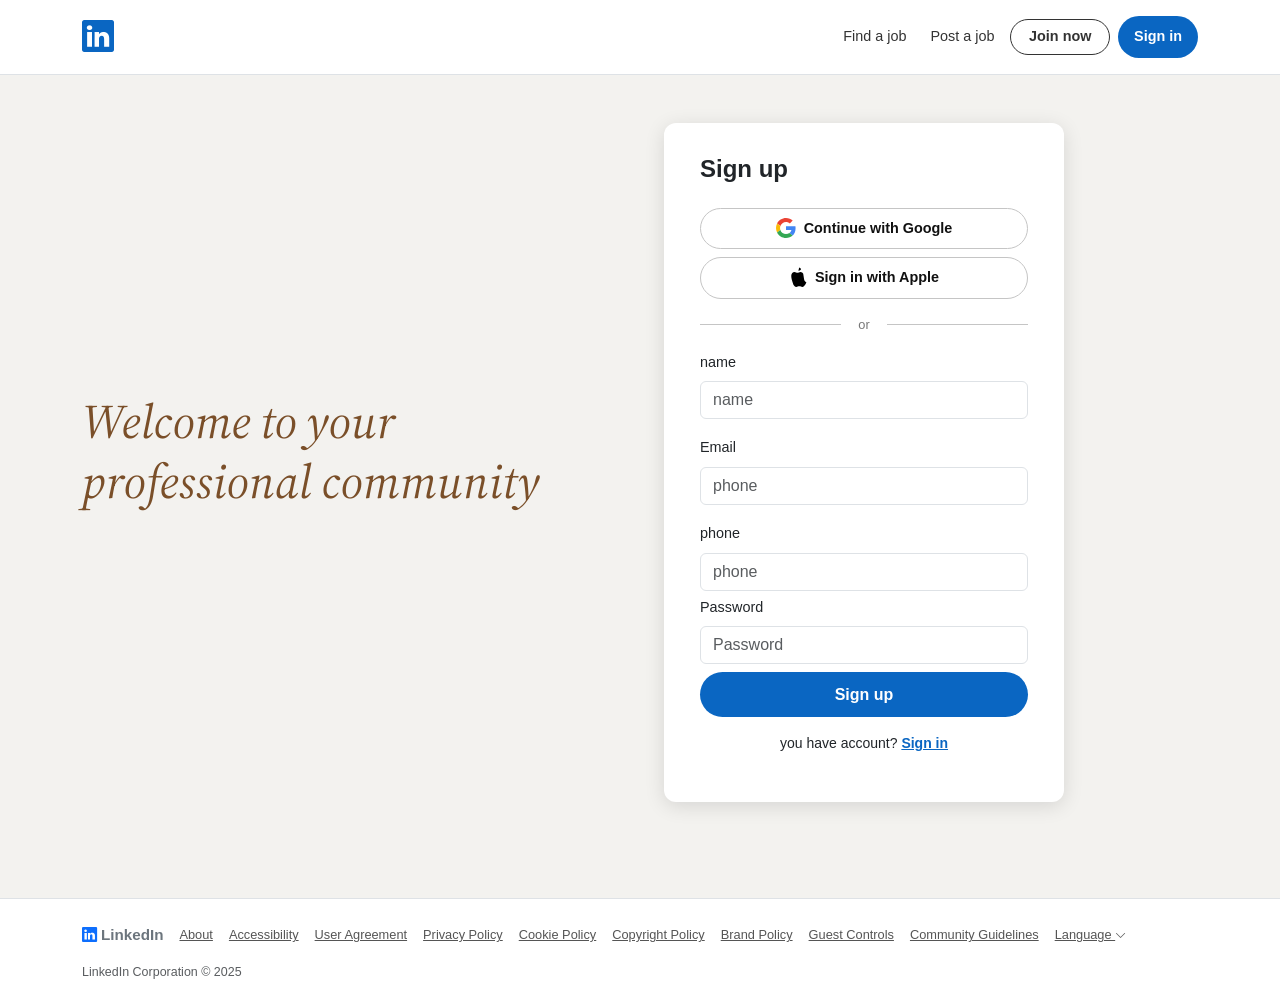
<file: index.html>
<!DOCTYPE html>
<html lang="en">

<head>
    <meta charset="UTF-8" />
    <meta name="viewport" content="width=device-width, initial-scale=1.0" />
    <title>LinkedIn – Login</title>

    <link href="https://cdn.jsdelivr.net/npm/bootstrap@5.3.3/dist/css/bootstrap.min.css" rel="stylesheet" />
    <link href="https://cdn.jsdelivr.net/npm/bootstrap-icons@1.11.3/font/bootstrap-icons.css" rel="stylesheet" />
    <link href="https://fonts.googleapis.com/css2?family=Source+Serif+4:ital,wght@0,400;0,600;1,400&display=swap"
        rel="stylesheet" />

    <link rel="stylesheet" href="./css/login.css">
</head>

<body>

    <!-- ════════════════════════ NAVBAR ════════════════════════ -->
    <nav class="li-nav navbar navbar-expand-lg bg-white border-bottom">
        <div class="container">
            <a class="navbar-brand fw-bold" href="#">
                <i class="bi bi-linkedin"></i>
            </a>

            <button class="navbar-toggler border-0 shadow-none" type="button" data-bs-toggle="collapse"
                data-bs-target="#navMenu" aria-controls="navMenu" aria-expanded="false" aria-label="Toggle navigation">
                <span class="navbar-toggler-icon"></span>
            </button>

            <div class="collapse navbar-collapse" id="navMenu">
                <ul class="navbar-nav ms-auto align-items-lg-center gap-lg-2 mt-3 mt-lg-0">
                    <li class="nav-item"><a href="#" class="nav-link">Find a job</a></li>
                    <li class="nav-item"><a href="#" class="nav-link">Post a job</a></li>
                    <li class="nav-item mt-2 mt-lg-0">
                        <a href="../index.html" class="btn btn-join fw-semibold w-100">Join now</a>
                    </li>
                    <li class="nav-item mt-2 mt-lg-0">
                        <a href="./views/login.html" class="btn btn-signin px-3 w-100" style="font-size:.9rem;">Sign
                            in</a>
                    </li>
                </ul>
            </div>
        </div>
    </nav>

    <!-- ════════════════════════ HERO ════════════════════════ -->
    <main>
        <div class="alert alert-success" style="display: none;" id="msg_success"></div>
        <div class="alert alert-danger" style="display: none;" id="error"></div>
        <div class="container py-5">
            <div class="row align-items-center g-5">

                <div class="col-lg-6 d-none d-lg-block">
                    <p class="hero-tagline mb-4">
                        Welcome to your<br>professional community
                    </p>

                </div>

                <div class="col-lg-6 d-flex justify-content-center justify-content-lg-start">
                    <div class="login-card">
                        <h1 class="mb-4">Sign up</h1>

                        <button class="btn-social w-100 mb-2">
                            <svg width="20" height="20" viewBox="0 0 48 48" xmlns="http://www.w3.org/2000/svg">
                                <path fill="#EA4335"
                                    d="M24 9.5c3.54 0 6.71 1.22 9.21 3.6l6.85-6.85C35.9 2.38 30.47 0 24 0 14.62 0 6.51 5.38 2.56 13.22l7.98 6.19C12.43 13.72 17.74 9.5 24 9.5z" />
                                <path fill="#4285F4"
                                    d="M46.98 24.55c0-1.57-.15-3.09-.38-4.55H24v9.02h12.94c-.58 2.96-2.26 5.48-4.78 7.18l7.73 6c4.51-4.18 7.09-10.36 7.09-17.65z" />
                                <path fill="#FBBC05"
                                    d="M10.53 28.59c-.48-1.45-.76-2.99-.76-4.59s.27-3.14.76-4.59l-7.98-6.19C.92 16.46 0 20.12 0 24c0 3.88.92 7.54 2.56 10.78l7.97-6.19z" />
                                <path fill="#34A853"
                                    d="M24 48c6.48 0 11.93-2.13 15.89-5.81l-7.73-6c-2.18 1.48-4.97 2.31-8.16 2.31-6.26 0-11.57-4.22-13.47-9.91l-7.98 6.19C6.51 42.62 14.62 48 24 48z" />
                                <path fill="none" d="M0 0h48v48H0z" />
                            </svg>
                            Continue with Google
                        </button>
                        <button class="btn-social w-100">
                            <svg width="18" height="22" viewBox="0 0 24 28" xmlns="http://www.w3.org/2000/svg"
                                fill="#000000">
                                <path
                                    d="M19.95 14.58c-.05 3.68 3.18 4.95 3.22 4.97-.03.1-.5 1.72-1.65 3.4-1.03 1.5-2.1 2.99-3.74 2.99-1.64 0-2.17-.98-4.04-.98-1.88 0-2.46.98-4.1.98-1.64 0-2.72-1.5-3.76-3.02C4.12 18.1 3 14.4 3 11.1c0-3.4 2.15-5.18 4.27-5.18 1.68 0 2.75 1.12 3.92 1.12 1.17 0 2.38-1.17 4.15-1.17 1.7 0 2.8 1.2 3.61 2.3z" />
                                <path
                                    d="M15.9 2.5c-.8.98-1.9 1.65-3.05 1.65-.25 0-.5-.03-.73-.08.75-.95 1.25-2.15 1.25-3.45 0-.25-.03-.5-.08-.73 1.1.15 2.05.75 2.61 1.61z" />
                            </svg>
                            Sign in with Apple
                        </button>

                        <div class="divider-text my-3">or</div>

                        <div class="mt-3">
                            <label class="form-label">name</label>
                            <input type="text" class="form-control" placeholder="name" id="name" required />
                        </div>
                        <small id="name_error"></small>

                        <div class="mt-3">
                            <label class="form-label">Email</label>
                            <input type="email" class="form-control" placeholder="phone" id="email" required />
                        </div>
                        <small id="email_error"></small>


                        <div class="mt-3">
                            <label class="form-label">phone</label>
                            <input type="text" class="form-control" placeholder="phone" id="phone" required />
                        </div>
                        <small id="phone_error"></small>


                        <div class="mt-1">
                            <label class="form-label">Password</label>
                            <input type="password" class="form-control" placeholder="Password" id="password" required />
                        </div>
                        <small id="password_error"></small>


                        <button class="btn btn-signin w-100 mb-3 mt-2" id="signup">Sign up</button>

                        <p class="text-center" style="font-size:.875rem;">
                            you have account?
                            <a href="#" class="join-link">Sign in</a>
                        </p>
                    </div>
                </div>

            </div>
        </div>
    </main>

    <!-- ════════════════════════ FOOTER ════════════════════════ -->
    <footer class="border-top mt-5 py-4 bg-white">
        <div class="container">
            <div class="row align-items-center g-3">
                <div class="col-auto">
                    <span class="fw-bold text-secondary" style="font-size:.95rem;">
                        <i class="bi bi-linkedin text-primary me-1"></i>LinkedIn
                    </span>
                </div>
                <div class="col">
                    <div class="d-flex flex-wrap gap-3">
                        <a href="#">About</a>
                        <a href="#">Accessibility</a>
                        <a href="#">User Agreement</a>
                        <a href="#">Privacy Policy</a>
                        <a href="#">Cookie Policy</a>
                        <a href="#">Copyright Policy</a>
                        <a href="#">Brand Policy</a>
                        <a href="#">Guest Controls</a>
                        <a href="#">Community Guidelines</a>
                        <a href="#">Language <i class="bi bi-chevron-down" style="font-size:.7rem;"></i></a>
                    </div>
                </div>
            </div>
            <p class="text-muted mt-3 mb-0" style="font-size:.78rem;">
                LinkedIn Corporation &copy; 2025
            </p>
        </div>
    </footer>

    <script src="https://cdn.jsdelivr.net/npm/bootstrap@5.3.3/dist/js/bootstrap.bundle.min.js"></script>
    <script src="./js/general.js"></script>
    <script src="./js/index.js"></script>
</body>

</html>
</file>
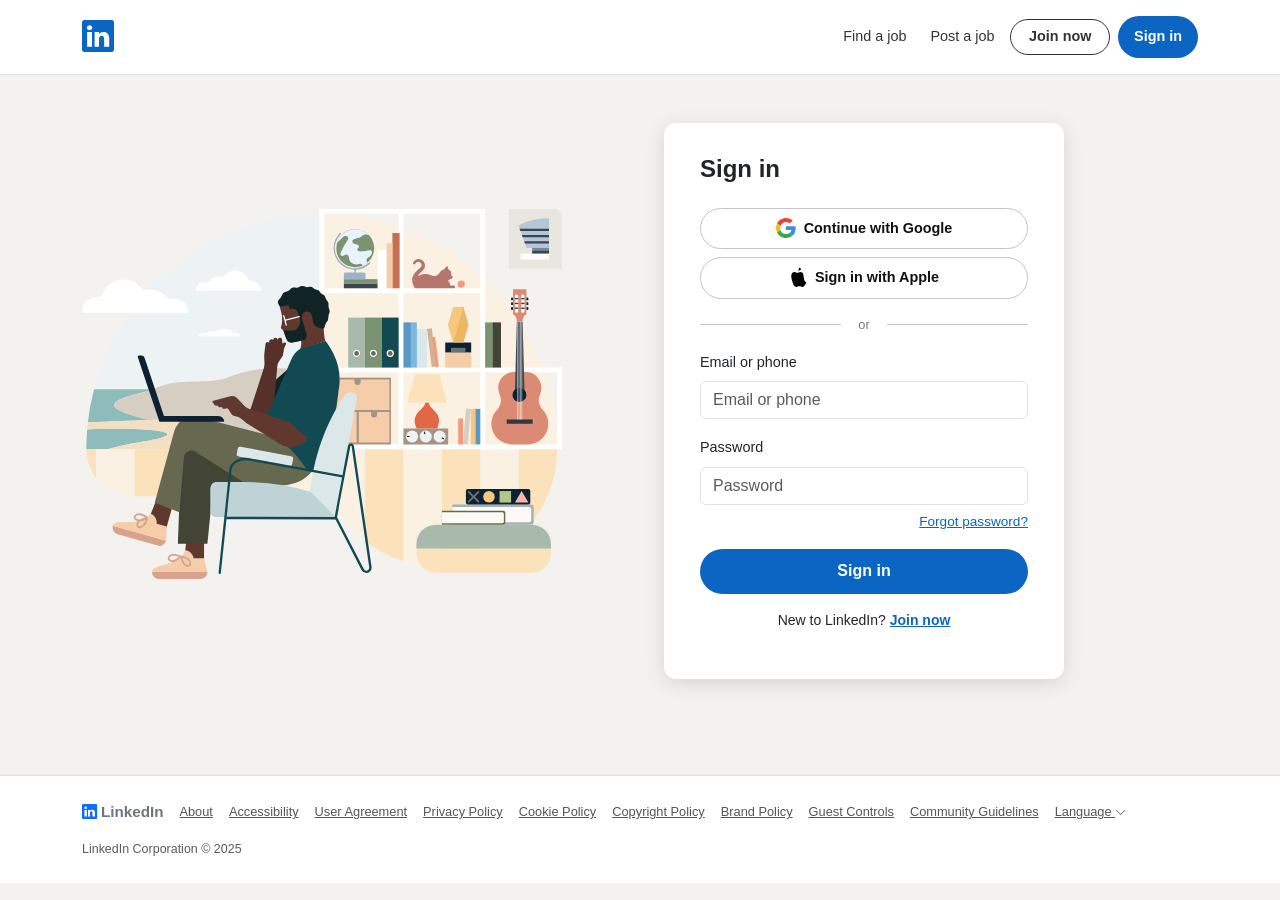
<file: views/login.html>
<!DOCTYPE html>
<html lang="en">

<head>
    <meta charset="UTF-8" />
    <meta name="viewport" content="width=device-width, initial-scale=1.0" />
    <title>LinkedIn – Login</title>

    <link href="https://cdn.jsdelivr.net/npm/bootstrap@5.3.3/dist/css/bootstrap.min.css" rel="stylesheet" />
    <link href="https://cdn.jsdelivr.net/npm/bootstrap-icons@1.11.3/font/bootstrap-icons.css" rel="stylesheet" />
    <link href="https://fonts.googleapis.com/css2?family=Source+Serif+4:ital,wght@0,400;0,600;1,400&display=swap"
        rel="stylesheet" />

    <link rel="stylesheet" href="../css/login.css">
</head>

<body>

    <!-- ════════════════════════ NAVBAR ════════════════════════ -->
    <nav class="li-nav navbar navbar-expand-lg bg-white border-bottom">
        <div class="container">
            <a class="navbar-brand fw-bold" href="#">
                <i class="bi bi-linkedin"></i>
            </a>

            <button class="navbar-toggler border-0 shadow-none" type="button" data-bs-toggle="collapse"
                data-bs-target="#navMenu" aria-controls="navMenu" aria-expanded="false" aria-label="Toggle navigation">
                <span class="navbar-toggler-icon"></span>
            </button>

            <div class="collapse navbar-collapse" id="navMenu">
                <ul class="navbar-nav ms-auto align-items-lg-center gap-lg-2 mt-3 mt-lg-0">
                    <li class="nav-item"><a href="#" class="nav-link">Find a job</a></li>
                    <li class="nav-item"><a href="#" class="nav-link">Post a job</a></li>
                    <li class="nav-item mt-2 mt-lg-0">
                        <a href="../index.html" class="btn btn-join fw-semibold w-100">Join now</a>
                    </li>
                    <li class="nav-item mt-2 mt-lg-0">
                        <a href="./login.html" class="btn btn-signin px-3 w-100" style="font-size:.9rem;">Sign
                            in</a>
                    </li>
                </ul>
            </div>
        </div>
    </nav>

    <!-- ════════════════════════ HERO ════════════════════════ -->
    <main>
        <div class="alert alert-danger" style="display: none;" id="error"></div>
        <div class="container py-5">
            <div class="row align-items-center g-5">

                <div class="col-lg-6 d-none d-lg-block">
                    <img src="../images/dxf91zhqd2z6b0bwg85ktm5s4.svg" alt="" class="hero-img">


                </div>

                <div class="col-lg-6 d-flex justify-content-center justify-content-lg-start">
                    <div class="login-card">
                        <h1 class="mb-4">Sign in</h1>

                        <button class="btn-social w-100 mb-2">
                            <svg width="20" height="20" viewBox="0 0 48 48" xmlns="http://www.w3.org/2000/svg">
                                <path fill="#EA4335"
                                    d="M24 9.5c3.54 0 6.71 1.22 9.21 3.6l6.85-6.85C35.9 2.38 30.47 0 24 0 14.62 0 6.51 5.38 2.56 13.22l7.98 6.19C12.43 13.72 17.74 9.5 24 9.5z" />
                                <path fill="#4285F4"
                                    d="M46.98 24.55c0-1.57-.15-3.09-.38-4.55H24v9.02h12.94c-.58 2.96-2.26 5.48-4.78 7.18l7.73 6c4.51-4.18 7.09-10.36 7.09-17.65z" />
                                <path fill="#FBBC05"
                                    d="M10.53 28.59c-.48-1.45-.76-2.99-.76-4.59s.27-3.14.76-4.59l-7.98-6.19C.92 16.46 0 20.12 0 24c0 3.88.92 7.54 2.56 10.78l7.97-6.19z" />
                                <path fill="#34A853"
                                    d="M24 48c6.48 0 11.93-2.13 15.89-5.81l-7.73-6c-2.18 1.48-4.97 2.31-8.16 2.31-6.26 0-11.57-4.22-13.47-9.91l-7.98 6.19C6.51 42.62 14.62 48 24 48z" />
                                <path fill="none" d="M0 0h48v48H0z" />
                            </svg>
                            Continue with Google
                        </button>
                        <button class="btn-social w-100">
                            <svg width="18" height="22" viewBox="0 0 24 28" xmlns="http://www.w3.org/2000/svg"
                                fill="#000000">
                                <path
                                    d="M19.95 14.58c-.05 3.68 3.18 4.95 3.22 4.97-.03.1-.5 1.72-1.65 3.4-1.03 1.5-2.1 2.99-3.74 2.99-1.64 0-2.17-.98-4.04-.98-1.88 0-2.46.98-4.1.98-1.64 0-2.72-1.5-3.76-3.02C4.12 18.1 3 14.4 3 11.1c0-3.4 2.15-5.18 4.27-5.18 1.68 0 2.75 1.12 3.92 1.12 1.17 0 2.38-1.17 4.15-1.17 1.7 0 2.8 1.2 3.61 2.3z" />
                                <path
                                    d="M15.9 2.5c-.8.98-1.9 1.65-3.05 1.65-.25 0-.5-.03-.73-.08.75-.95 1.25-2.15 1.25-3.45 0-.25-.03-.5-.08-.73 1.1.15 2.05.75 2.61 1.61z" />
                            </svg>
                            Sign in with Apple
                        </button>

                        <div class="divider-text my-3">or</div>

                        <div class="mb-3">
                            <label class="form-label">Email or phone</label>
                            <input type="email" class="form-control" placeholder="Email or phone" id="email" required />
                        </div>

                        <div class="mb-1">
                            <label class="form-label">Password</label>
                            <input type="password" class="form-control" placeholder="Password" id="password" required />
                        </div>

                        <div class="text-end mb-3">
                            <a href="#" class="forgot-link">Forgot password?</a>
                        </div>

                        <button class="btn btn-signin w-100 mb-3" id="signin">Sign in</button>

                        <p class="text-center" style="font-size:.875rem;">
                            New to LinkedIn?
                            <a href="#" class="join-link">Join now</a>
                        </p>
                    </div>
                </div>

            </div>
        </div>
    </main>

    <!-- ════════════════════════ FOOTER ════════════════════════ -->
    <footer class="border-top mt-5 py-4 bg-white">
        <div class="container">
            <div class="row align-items-center g-3">
                <div class="col-auto">
                    <span class="fw-bold text-secondary" style="font-size:.95rem;">
                        <i class="bi bi-linkedin text-primary me-1"></i>LinkedIn
                    </span>
                </div>
                <div class="col">
                    <div class="d-flex flex-wrap gap-3">
                        <a href="#">About</a>
                        <a href="#">Accessibility</a>
                        <a href="#">User Agreement</a>
                        <a href="#">Privacy Policy</a>
                        <a href="#">Cookie Policy</a>
                        <a href="#">Copyright Policy</a>
                        <a href="#">Brand Policy</a>
                        <a href="#">Guest Controls</a>
                        <a href="#">Community Guidelines</a>
                        <a href="#">Language <i class="bi bi-chevron-down" style="font-size:.7rem;"></i></a>
                    </div>
                </div>
            </div>
            <p class="text-muted mt-3 mb-0" style="font-size:.78rem;">
                LinkedIn Corporation &copy; 2025
            </p>
        </div>
    </footer>

    <script src="https://cdn.jsdelivr.net/npm/bootstrap@5.3.3/dist/js/bootstrap.bundle.min.js"></script>
    <script src="../js/general.js"></script>
    <script src="../js/login.js"></script>
</body>

</html>
</file>
<file: css/login.css>
:root {
    --li-blue: #0a66c2;
    --li-dark: #004182;
    --li-bg: #f3f2ef;
    --li-border: #c5c5c5;
}

body {
    background-color: var(--li-bg);
    font-family: -apple-system, BlinkMacSystemFont, "Segoe UI", Roboto, sans-serif;
}

/* ── NAV ── */
.li-nav .navbar-brand {
    color: var(--li-blue);
    font-size: 2rem;
}

.li-nav .nav-link {
    color: #333;
    font-size: 0.9rem;
}

.li-nav .btn-join {
    border: 1px solid #333;
    border-radius: 1.5rem;
    font-size: 0.9rem;
    padding: 0.4rem 1.1rem;
    color: #333;
}

.li-nav .btn-join:hover {
    background: #e8e8e8;
}

/* ── HERO / TAGLINE ── */
.hero-tagline {
    font-family: "Source Serif 4", Georgia, serif;
    font-size: clamp(1.6rem, 4vw, 3rem);
    font-style: italic;
    color: #7a4f29;
    line-height: 1.25;
    white-space: nowrap;
}

.hero-img {
    width: 100%;
    max-width: 480px;
    border-radius: 0.5rem;
    object-fit: cover;
}

/* ── LOGIN CARD ── */
.login-card {
    background: #fff;
    border-radius: 0.75rem;
    box-shadow: 0 4px 20px rgba(0, 0, 0, 0.12);
    padding: 2rem 2.25rem;
    max-width: 400px;
    width: 100%;
}

.login-card h1 {
    font-size: 1.5rem;
    font-weight: 600;
}

.btn-social {
    border: 1px solid var(--li-border);
    border-radius: 1.5rem;
    font-weight: 600;
    font-size: 0.9rem;
    padding: 0.55rem 1rem;
    background: #fff;
    color: #111;
    display: flex;
    align-items: center;
    justify-content: center;
    gap: 0.5rem;
    transition: background 0.15s;
}

small {
    color: red;
}

.btn-social:hover {
    background: #f5f5f5;
}

.divider-text {
    font-size: 0.8rem;
    color: #777;
    position: relative;
    text-align: center;
}

.divider-text::before,
.divider-text::after {
    content: "";
    position: absolute;
    top: 50%;
    width: 43%;
    height: 1px;
    background: var(--li-border);
}

.divider-text::before {
    left: 0;
}

.divider-text::after {
    right: 0;
}

.form-control:focus {
    border-color: var(--li-blue);
    box-shadow: 0 0 0 3px rgba(10, 102, 194, 0.15);
}

.form-label {
    font-size: 0.9rem;
    font-weight: 500;
}

.btn-signin {
    background: var(--li-blue);
    color: #fff;
    border-radius: 1.5rem;
    font-weight: 600;
    padding: 0.65rem;
    border: none;
    transition: background 0.2s;
}

.btn-signin:hover {
    background: var(--li-dark);
    color: #fff;
}

.forgot-link {
    font-size: 0.85rem;
    color: var(--li-blue);
}

.forgot-link:hover {
    text-decoration: underline;
}

.join-link {
    color: var(--li-blue);
    font-weight: 600;
}

.join-link:hover {
    text-decoration: underline;
}

/* ── FOOTER ── */
footer a {
    color: #555;
    font-size: 0.8rem;
}

footer a:hover {
    color: var(--li-blue);
}
</file>
